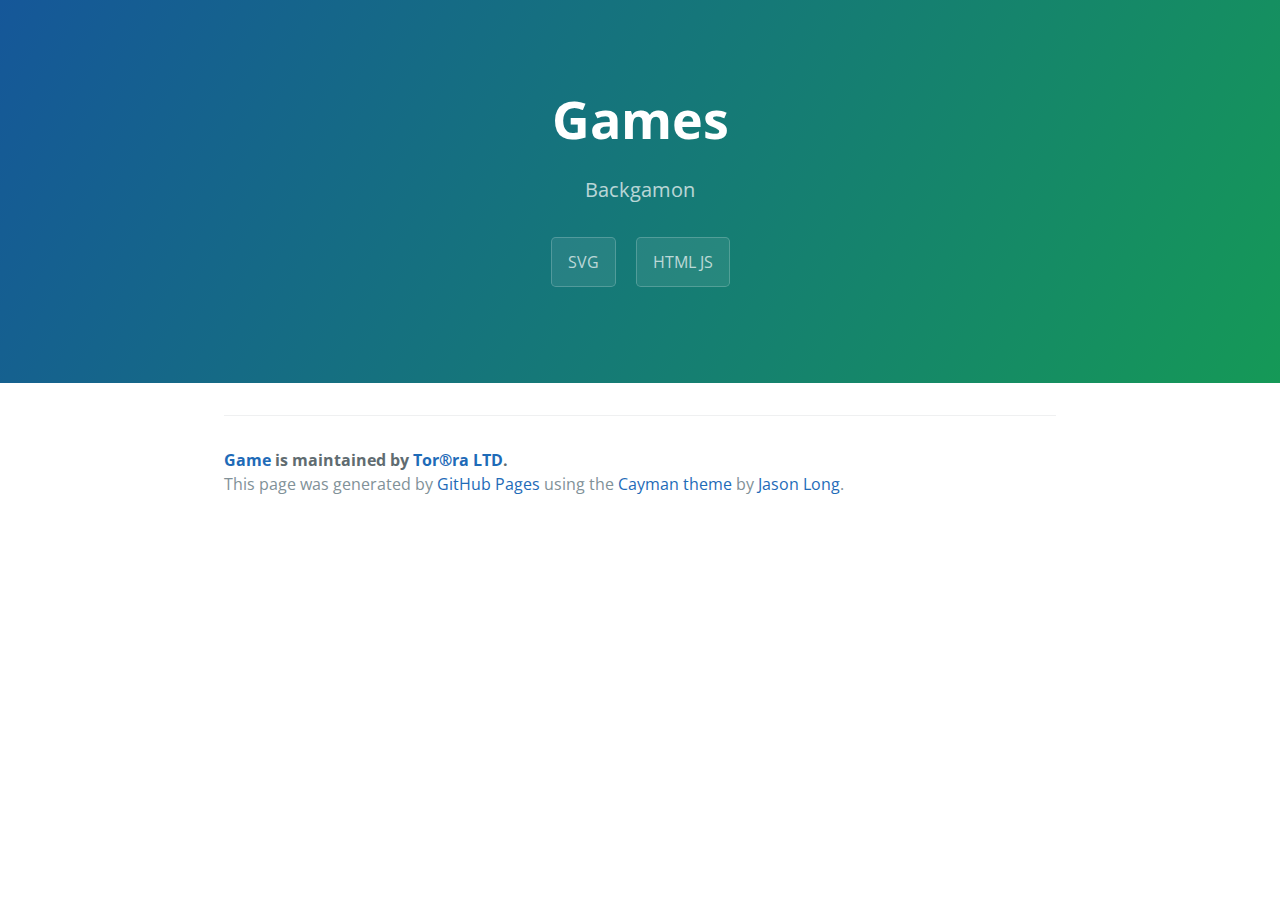
<file: index.html>
﻿<!DOCTYPE html>
<html lang="en-us">
  <head>
    <meta charset="UTF-8">
    <title>games</title>
    <meta name="viewport" content="width=device-width, initial-scale=1">
    <link rel="stylesheet" type="text/css" href="stylesheets/normalize.css" media="screen">
    <link href='https://fonts.googleapis.com/css?family=Open+Sans:400,700' rel='stylesheet' type='text/css'>
    <link rel="stylesheet" type="text/css" href="stylesheets/stylesheet.css" media="screen">
    <link rel="stylesheet" type="text/css" href="stylesheets/github-light.css" media="screen">
  </head>
  <body>

	
    <section class="page-header">
      <h1 class="project-name">Games</h1>
      <h2 class="project-tagline">Backgamon</h2>
      <a class="btn" href="game_test_004.html">SVG</a>
      <a class="btn" href="site.html">HTML JS</a>
    </section>

    <section class="main-content">
    




      <footer class="site-footer">
        <span class="site-footer-owner"><a href="https://github.com/torded/game">Game</a> is maintained by <a href="https://github.com/torded">Tor&#174ra LTD</a>.</span>

        <span class="site-footer-credits">This page was generated by <a href="https://pages.github.com">GitHub Pages</a> using the <a href="https://github.com/jasonlong/cayman-theme">Cayman theme</a> by <a href="https://twitter.com/jasonlong">Jason Long</a>.</span>
      </footer>

    </section>

  
  </body>
</html>
</file>
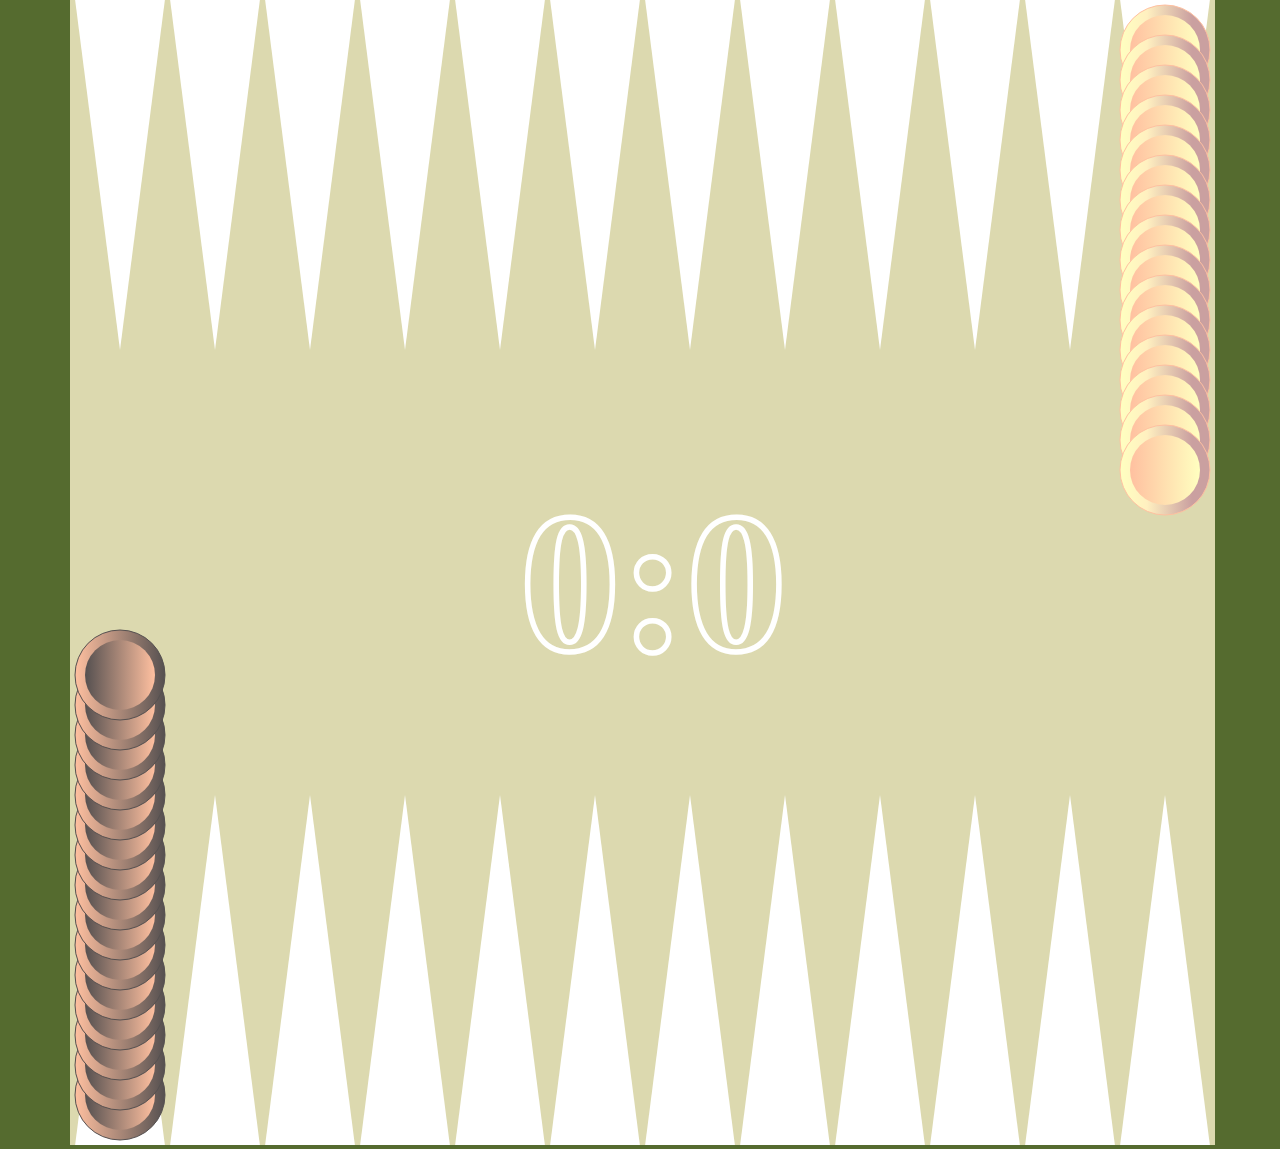
<file: game_test_004.html>
<!DOCTYPE html>
<html lang="en">
<head>
    <meta charset="UTF-8">
    <title>Document</title>
    <style>
        body{
            background-color: darkolivegreen;
            margin: 0;
        }
        #board{
            text-align: center;
            margin: 0 auto;
            height: 100%;
        }
    </style>
</head>
<body>
    <div id="board">
        <svg id="template" height="0" width="0" style="height:0">
            <defs id="rg">
                <linearGradient id="grad5" x1="0%" y1="0%" x2="100%" y2="0%">
                    <stop offset="0%" style="stop-color:#ffc0a0;stop-opacity:1" />
                    <stop offset="100%" style="stop-color:#555050;stop-opacity:1" />
                </linearGradient>
                <linearGradient id="grad6" x1="0%" y1="0%" x2="100%" y2="0%">
                    <stop offset="0%" style="stop-color:#555050;stop-opacity:1" />
                    <stop offset="100%" style="stop-color:#ffc0a0;stop-opacity:1" />
                </linearGradient>
                <linearGradient id="grad7" x1="0%" y1="0%" x2="100%" y2="0%">
                    <stop offset="0%" style="stop-color:#ffffc0;stop-opacity:1" />
                    <stop offset="30%" style="stop-color:#fff0c0;stop-opacity:1" />
                    <stop offset="80%" style="stop-color:#caa0a0;stop-opacity:1" />
                </linearGradient>
                <linearGradient id="grad8" x1="0%" y1="0%" x2="100%" y2="0%">
                    <stop offset="0%" style="stop-color:#ffc0a0;stop-opacity:1" />
                    <stop offset="100%" style="stop-color:#ffffc0;stop-opacity:1" />
                </linearGradient>
                <linearGradient id="helpgrad" x1="0%" y1="0%" x2="100%" y2="0%">
                    <stop offset="0%" style="stop-color:#66ff33;stop-opacity:1" />
                    <stop offset="100%" style="stop-color:#009900;stop-opacity:1" />
                </linearGradient>
                <g id="blackball">
                    <circle cx="0" cy="0" r="45" stroke="#555050" stroke-width="1" fill="url(#grad5)" />
                    <circle cx="0" cy="0" r="35" stroke="#ffc0a0" stroke-width="0" fill="url(#grad6)" />
                </g>
                <g id="whiteball">
                    <circle cx="0" cy="0" r="45" stroke="#ffc0a0" stroke-width="1" fill="url(#grad7)" />
                    <circle cx="0" cy="0" r="35" stroke="#ffc0a0" stroke-width="0" fill="url(#grad8)" />
                </g>
                <g id="helpball">
                    <circle cx="0" cy="0" r ="30" stroke-width="0"  fill="url(#helpgrad)"  filter="url(#f1)" />
                </g>
                <g id="helppass">
                    <polygon points="0,300 45,-51 -45,-51" style="fill:#ffffff;stroke:#000000;stroke-width:0" />
                </g>
                <g id="helppasstop">
                    <polygon points="0,-300 45,51 -45,51" style="fill:#ffffff;stroke:#000000;stroke-width:0" />
                </g>
                <g id="text_cube1">
                    <text id="1" x="0" y="50px" font-size="200px" font-weight="bold" stroke="white" stroke-width="5.5" fill="none">0:0</text>  
                </g>
            </defs>
        </svg>
    </div>
</body>
<script>
    var active_point;
	var cube_variants=[];
    var o_svg;
    var player;
    var typeStep;
    var d_cube1;
    var d_cube2;
	var steps;
	var t_pass_variants = [];
    var whiteRow = [[50,1095],[145,1095],[240,1095],[335,1095],[430,1095],[525,1095],[620,1095],[715,1095],[810,1095],[905,1095],[1000,1095],[1095,1095],[1095,50],[1000,50],[905,50],[810,50],[715,50],[620,50],[525,50],[430,50],[335,50],[240,50],[145,50],[50,50]];
    var blackRow = [[1095,50],[1000,50],[905,50],[810,50],[715,50],[620,50],[525,50],[430,50],[335,50],[240,50],[145,50],[50,50],[50,1095],[145,1095],[240,1095],[335,1095],[430,1095],[525,1095],[620,1095],[715,1095],[810,1095],[905,1095],[1000,1095],[1095,1095]];
    var places = [[50,50,0],[145,50,0],[240,50,0],[335,50,0],[430,50,0],[525,50,0],[620,50,0],[715,50,0],[810,50,0],[905,50,0],[1000,50,0],[1095,50,0],[50,1095,0],[145,1095,0],[240,1095,0],[335,1095,0],[430,1095,0],[525,1095,0],[620,1095,0],[715,1095,0],[810,1095,0],[905,1095,0],[1000,1095,0],[1095,1095,0]];
    var SVGNS = "http://www.w3.org/2000/svg";
    var XLNS = "http://www.w3.org/1999/xlink";
    window.onload = function(){
        typeStep = 0;
        player=1;
        alert('work');
        o_svg = document.createElementNS(SVGNS, 'svg');
        o_svg.setAttribute('id','main');
        o_svg.setAttribute('width','1145');
        o_svg.setAttribute('height','1145');
        document.getElementById('board').appendChild(o_svg);
        var rect = document.createElementNS(SVGNS,"rect");
        rect.setAttribute("id", "desk");
        rect.setAttribute("width", "1145");
        rect.setAttribute("height", "1145");
        rect.setAttribute("x", "0");
        rect.setAttribute("y", "0");
        rect.setAttribute("stroke", "#000");
        rect.setAttribute("stroke-width", "0");
        rect.setAttribute("fill", "#dcd9af");
        o_svg.appendChild(rect);
        var dt_cube = document.createElementNS(SVGNS,"use");
        dt_cube.setAttribute("id", "cube1");
        dt_cube.setAttributeNS(XLNS,"xlink:href", "#text_cube1");
        dt_cube.setAttribute("x", "450");
        dt_cube.setAttribute("y", "600");
        dt_cube.addEventListener('click',cubeHandler);
        o_svg.appendChild(dt_cube);
        for (var i = 0; i < 24; i++) {
            if (i < 12) {
                createHelpPass();
            }
            else if (i>11){
                createHelpPassTop();
            }
        }

        function createHelpPass(){
            var d_helppass = document.createElementNS(SVGNS,"use");
            d_helppass.setAttribute("id", "helppass" + i);
            d_helppass.setAttributeNS(XLNS,"xlink:href", "#helppass");
            d_helppass.setAttribute("x", places[i][0]);
            d_helppass.setAttribute("y", places[i][1]);
            o_svg.appendChild(d_helppass); 
        }
        function createHelpPassTop(){
            var d_helppass = document.createElementNS(SVGNS,"use");
            d_helppass.setAttribute("id", "helppasstop" + i);
            d_helppass.setAttributeNS(XLNS,"xlink:href", "#helppasstop");
            d_helppass.setAttribute("x", places[i][0]);
            d_helppass.setAttribute("y", places[i][1]);
            o_svg.appendChild(d_helppass); 
        }
        function createBall(colortype,id,x,y){
            var d_ball = document.createElementNS(SVGNS,"use");
            d_ball.setAttribute("id", id);
            d_ball.setAttributeNS(XLNS,"xlink:href", colortype);
            d_ball.setAttribute("x", x);
            d_ball.setAttribute("y", y);
            d_ball.point = '';
            o_svg.appendChild(d_ball);
            d_ball.addEventListener('click',handler1);
        }
        for(var i=0; i<24;i++){
            var o_g=document.createElementNS(SVGNS,'g');
            o_g.setAttribute('id','point_'+i);
            if (i < 12) {
                o_g.x=1145-((i*95)+50);
                o_g.y=50;
                o_g.vert=1;
                o_g.ind=i;
            }
            else if (i>11){
                o_g.x=0+(((i-12)*95)+50);
                o_g.y=1095;
                o_g.vert=0;
                o_g.ind=i-12;
            }
            o_g.capacity = 0;
            o_g.addball = function(){
                alert('add ball');
            }
            o_svg.appendChild(o_g);
        }
        for(var i=0;i<15;i++){
            createBall('#whiteball','w'+i,0,0);
            var t_ball = document.getElementById('w'+i);
            var t_point = document.getElementById('point_0');
            addBallToPoint(t_ball,t_point);
            createBall('#blackball','b'+i,0,0);
            var t_ball = document.getElementById('b'+i);
            var t_point = document.getElementById('point_12');
            addBallToPoint(t_ball,t_point);
        }
    }
    function addBallToPoint(ball,point){
        ball.setAttribute("x",point.x);
        ball.point = point;
        point.activeBall=ball;
        if(point.vert==1){
            ball.setAttribute('y',point.y+(30*point.capacity));
        }
        else{
            ball.setAttribute('y',point.y-(30*point.capacity));
        }
        point.capacity=point.capacity+1;
    }
    function addHelpBallToPoint(point){
        var x = point.x;

        if(point.vert==1){
            y=point.y + (30*point.capacity);
//            ball.setAttribute('y',point.y+(30*point.capacity));
        }
        else{
            y=point.y - (30*point.capacity);
//            ball.setAttribute('y',point.y-(30*point.capacity));
        }
        createHelpBall(x,y,point);
    }
    function createHelpBall(x,y,point){
        var d_helpball = document.createElementNS(SVGNS,"use");
        d_helpball.setAttribute("class", "helpball");
        d_helpball.setAttributeNS(XLNS,"xlink:href", "#helpball");
        d_helpball.setAttribute("x", x);
        d_helpball.setAttribute("y", y);
        o_svg.appendChild(d_helpball); 
        d_helpball.addEventListener('click',helpBallPull);
        d_helpball.point = point;
    }
	function getVariants(cube_variants,t_point){
        var t_ind=t_point.ind;
        for(var i=0;i<cube_variants.length;i++){
            t_pass_variants[i]=document.getElementById('point_' + (t_ind + cube_variants[i]));
        }
	}
    function handler1(e) {
		if (d_cube1==d_cube2){
			steps = 4;
			for(i=0;i<steps;i++){
				cube_variants[i]=d_cube1 + d_cube1*i;
			}
		}
		else{
            steps = 2;
			cube_variants[0]=d_cube1;
			cube_variants[1]=d_cube2;
			cube_variants[2]=d_cube1 + d_cube2;
		}
		if(typeStep==1){
			var t_point = e.currentTarget.point;
            active_point = t_point;
			getVariants(cube_variants,t_point);
			
			
			if((player==1)&&(t_point.activeBall.id.substr(0,1)=='w')){
	//            alert(t_point.id + '---' + t_point.activeBall.id);
				for(i=0;i<cube_variants.length;i++){
					addHelpBallToPoint(t_pass_variants[i]);
				}
			}
			else if((player==0)&&(t_point.activeBall.id.substr(0,1)=='b')){
	//            alert(t_point.id + '---' + t_point.activeBall.id);
				for(i=0;i<cube_variants.length;i++){
					addHelpBallToPoint(t_pass_variants[i]);
				}
			}
		}
	}
    function getrndcube() {
		return parseInt((Math.random() * 6) + 1);
	}
    function cubeHandler(e) {
		if(typeStep==0){
			d_cube1=getrndcube();
			d_cube2=getrndcube();
			document.getElementById("1").innerHTML = d_cube1 + ":" + d_cube2;
			typeStep = 1;
		}
	}
    function helpBallPull(e){
        var t_point=e.currentTarget.point;
        var t_ball = active_point.activeBall;
        addBallToPoint(t_ball,t_point);
        e.currentTarget.parentNode.removeChild(e.currentTarget);
    }
</script>
</html>
</file>
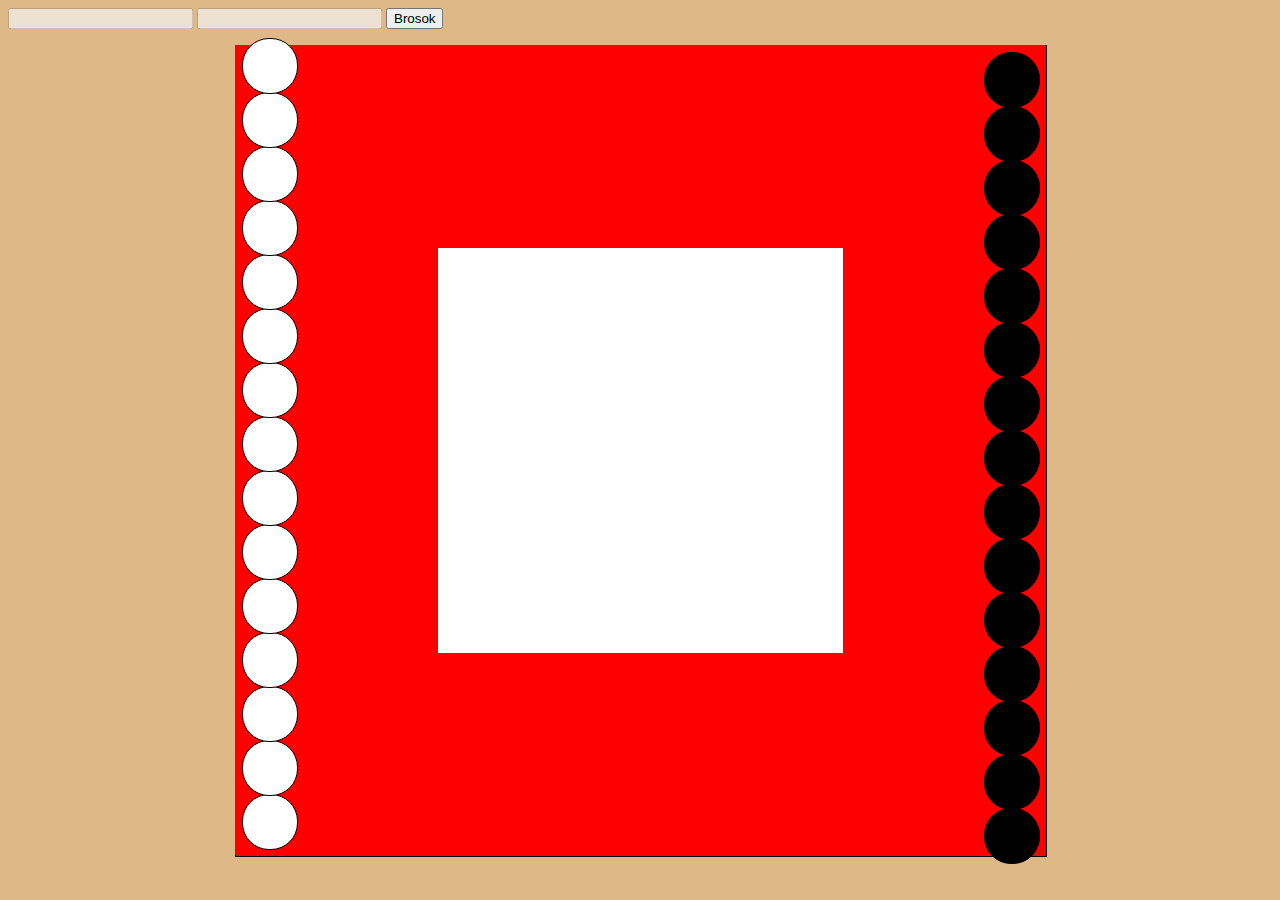
<file: site.html>
<!DOCTYPE html>
<html lang="en">
<head>
    <meta charset="UTF-8">
    <title>Title</title>
    <link rel="stylesheet" href="css/site.css">
</head>
<body>
    <input id="first" type="number" value="" disabled>
    <input id="second" type="number" value="" disabled>
    <button class="brosok">Brosok</button>
    <div class="desck" style="position: absolute">

    </div>
    <script src="js/classes/game-controller.js" type="text/javascript"></script>
    <script src="js/classes/ball.js" type="text/javascript"></script>
    <script src="js/classes/way.js" type="text/javascript"></script>
    <script src="js/classes/desck.js" type="text/javascript"></script>
    <script src="js/classes/dice.js" type="text/javascript"></script>
    <script src="js/classes/helpBall.js" type="text/javascript"></script>
    <script src="js/site.js" type="text/javascript"></script>
</body>
</html>
</file>
<file: stylesheets/stylesheet.css>
* {
  box-sizing: border-box; }

body {
  padding: 0;
  margin: 0;
  font-family: "Open Sans", "Helvetica Neue", Helvetica, Arial, sans-serif;
  font-size: 16px;
  line-height: 1.5;
  color: #606c71; }

a {
  color: #1e6bb8;
  text-decoration: none; }
  a:hover {
    text-decoration: underline; }

.btn {
  display: inline-block;
  margin-bottom: 1rem;
  color: rgba(255, 255, 255, 0.7);
  background-color: rgba(255, 255, 255, 0.08);
  border-color: rgba(255, 255, 255, 0.2);
  border-style: solid;
  border-width: 1px;
  border-radius: 0.3rem;
  transition: color 0.2s, background-color 0.2s, border-color 0.2s; }
  .btn + .btn {
    margin-left: 1rem; }

.btn:hover {
  color: rgba(255, 255, 255, 0.8);
  text-decoration: none;
  background-color: rgba(255, 255, 255, 0.2);
  border-color: rgba(255, 255, 255, 0.3); }

@media screen and (min-width: 64em) {
  .btn {
    padding: 0.75rem 1rem; } }

@media screen and (min-width: 42em) and (max-width: 64em) {
  .btn {
    padding: 0.6rem 0.9rem;
    font-size: 0.9rem; } }

@media screen and (max-width: 42em) {
  .btn {
    display: block;
    width: 100%;
    padding: 0.75rem;
    font-size: 0.9rem; }
    .btn + .btn {
      margin-top: 1rem;
      margin-left: 0; } }

.page-header {
  color: #fff;
  text-align: center;
  background-color: #159957;
  background-image: linear-gradient(120deg, #155799, #159957); }

@media screen and (min-width: 64em) {
  .page-header {
    padding: 5rem 6rem; } }

@media screen and (min-width: 42em) and (max-width: 64em) {
  .page-header {
    padding: 3rem 4rem; } }

@media screen and (max-width: 42em) {
  .page-header {
    padding: 2rem 1rem; } }

.project-name {
  margin-top: 0;
  margin-bottom: 0.1rem; }

@media screen and (min-width: 64em) {
  .project-name {
    font-size: 3.25rem; } }

@media screen and (min-width: 42em) and (max-width: 64em) {
  .project-name {
    font-size: 2.25rem; } }

@media screen and (max-width: 42em) {
  .project-name {
    font-size: 1.75rem; } }

.project-tagline {
  margin-bottom: 2rem;
  font-weight: normal;
  opacity: 0.7; }

@media screen and (min-width: 64em) {
  .project-tagline {
    font-size: 1.25rem; } }

@media screen and (min-width: 42em) and (max-width: 64em) {
  .project-tagline {
    font-size: 1.15rem; } }

@media screen and (max-width: 42em) {
  .project-tagline {
    font-size: 1rem; } }

.main-content :first-child {
  margin-top: 0; }
.main-content img {
  max-width: 100%; }
.main-content h1, .main-content h2, .main-content h3, .main-content h4, .main-content h5, .main-content h6 {
  margin-top: 2rem;
  margin-bottom: 1rem;
  font-weight: normal;
  color: #159957; }
.main-content p {
  margin-bottom: 1em; }
.main-content code {
  padding: 2px 4px;
  font-family: Consolas, "Liberation Mono", Menlo, Courier, monospace;
  font-size: 0.9rem;
  color: #383e41;
  background-color: #f3f6fa;
  border-radius: 0.3rem; }
.main-content pre {
  padding: 0.8rem;
  margin-top: 0;
  margin-bottom: 1rem;
  font: 1rem Consolas, "Liberation Mono", Menlo, Courier, monospace;
  color: #567482;
  word-wrap: normal;
  background-color: #f3f6fa;
  border: solid 1px #dce6f0;
  border-radius: 0.3rem; }
  .main-content pre > code {
    padding: 0;
    margin: 0;
    font-size: 0.9rem;
    color: #567482;
    word-break: normal;
    white-space: pre;
    background: transparent;
    border: 0; }
.main-content .highlight {
  margin-bottom: 1rem; }
  .main-content .highlight pre {
    margin-bottom: 0;
    word-break: normal; }
.main-content .highlight pre, .main-content pre {
  padding: 0.8rem;
  overflow: auto;
  font-size: 0.9rem;
  line-height: 1.45;
  border-radius: 0.3rem; }
.main-content pre code, .main-content pre tt {
  display: inline;
  max-width: initial;
  padding: 0;
  margin: 0;
  overflow: initial;
  line-height: inherit;
  word-wrap: normal;
  background-color: transparent;
  border: 0; }
  .main-content pre code:before, .main-content pre code:after, .main-content pre tt:before, .main-content pre tt:after {
    content: normal; }
.main-content ul, .main-content ol {
  margin-top: 0; }
.main-content blockquote {
  padding: 0 1rem;
  margin-left: 0;
  color: #819198;
  border-left: 0.3rem solid #dce6f0; }
  .main-content blockquote > :first-child {
    margin-top: 0; }
  .main-content blockquote > :last-child {
    margin-bottom: 0; }
.main-content table {
  display: block;
  width: 100%;
  overflow: auto;
  word-break: normal;
  word-break: keep-all; }
  .main-content table th {
    font-weight: bold; }
  .main-content table th, .main-content table td {
    padding: 0.5rem 1rem;
    border: 1px solid #e9ebec; }
.main-content dl {
  padding: 0; }
  .main-content dl dt {
    padding: 0;
    margin-top: 1rem;
    font-size: 1rem;
    font-weight: bold; }
  .main-content dl dd {
    padding: 0;
    margin-bottom: 1rem; }
.main-content hr {
  height: 2px;
  padding: 0;
  margin: 1rem 0;
  background-color: #eff0f1;
  border: 0; }

@media screen and (min-width: 64em) {
  .main-content {
    max-width: 64rem;
    padding: 2rem 6rem;
    margin: 0 auto;
    font-size: 1.1rem; } }

@media screen and (min-width: 42em) and (max-width: 64em) {
  .main-content {
    padding: 2rem 4rem;
    font-size: 1.1rem; } }

@media screen and (max-width: 42em) {
  .main-content {
    padding: 2rem 1rem;
    font-size: 1rem; } }

.site-footer {
  padding-top: 2rem;
  margin-top: 2rem;
  border-top: solid 1px #eff0f1; }

.site-footer-owner {
  display: block;
  font-weight: bold; }

.site-footer-credits {
  color: #819198; }

@media screen and (min-width: 64em) {
  .site-footer {
    font-size: 1rem; } }

@media screen and (min-width: 42em) and (max-width: 64em) {
  .site-footer {
    font-size: 1rem; } }

@media screen and (max-width: 42em) {
  .site-footer {
    font-size: 0.9rem; } }
</file>
<file: stylesheets/github-light.css>
/*
The MIT License (MIT)

Copyright (c) 2016 GitHub, Inc.

Permission is hereby granted, free of charge, to any person obtaining a copy
of this software and associated documentation files (the "Software"), to deal
in the Software without restriction, including without limitation the rights
to use, copy, modify, merge, publish, distribute, sublicense, and/or sell
copies of the Software, and to permit persons to whom the Software is
furnished to do so, subject to the following conditions:

The above copyright notice and this permission notice shall be included in all
copies or substantial portions of the Software.

THE SOFTWARE IS PROVIDED "AS IS", WITHOUT WARRANTY OF ANY KIND, EXPRESS OR
IMPLIED, INCLUDING BUT NOT LIMITED TO THE WARRANTIES OF MERCHANTABILITY,
FITNESS FOR A PARTICULAR PURPOSE AND NONINFRINGEMENT. IN NO EVENT SHALL THE
AUTHORS OR COPYRIGHT HOLDERS BE LIABLE FOR ANY CLAIM, DAMAGES OR OTHER
LIABILITY, WHETHER IN AN ACTION OF CONTRACT, TORT OR OTHERWISE, ARISING FROM,
OUT OF OR IN CONNECTION WITH THE SOFTWARE OR THE USE OR OTHER DEALINGS IN THE
SOFTWARE.

*/

.pl-c /* comment */ {
  color: #969896;
}

.pl-c1 /* constant, variable.other.constant, support, meta.property-name, support.constant, support.variable, meta.module-reference, markup.raw, meta.diff.header */,
.pl-s .pl-v /* string variable */ {
  color: #0086b3;
}

.pl-e /* entity */,
.pl-en /* entity.name */ {
  color: #795da3;
}

.pl-smi /* variable.parameter.function, storage.modifier.package, storage.modifier.import, storage.type.java, variable.other */,
.pl-s .pl-s1 /* string source */ {
  color: #333;
}

.pl-ent /* entity.name.tag */ {
  color: #63a35c;
}

.pl-k /* keyword, storage, storage.type */ {
  color: #a71d5d;
}

.pl-s /* string */,
.pl-pds /* punctuation.definition.string, string.regexp.character-class */,
.pl-s .pl-pse .pl-s1 /* string punctuation.section.embedded source */,
.pl-sr /* string.regexp */,
.pl-sr .pl-cce /* string.regexp constant.character.escape */,
.pl-sr .pl-sre /* string.regexp source.ruby.embedded */,
.pl-sr .pl-sra /* string.regexp string.regexp.arbitrary-repitition */ {
  color: #183691;
}

.pl-v /* variable */ {
  color: #ed6a43;
}

.pl-id /* invalid.deprecated */ {
  color: #b52a1d;
}

.pl-ii /* invalid.illegal */ {
  color: #f8f8f8;
  background-color: #b52a1d;
}

.pl-sr .pl-cce /* string.regexp constant.character.escape */ {
  font-weight: bold;
  color: #63a35c;
}

.pl-ml /* markup.list */ {
  color: #693a17;
}

.pl-mh /* markup.heading */,
.pl-mh .pl-en /* markup.heading entity.name */,
.pl-ms /* meta.separator */ {
  font-weight: bold;
  color: #1d3e81;
}

.pl-mq /* markup.quote */ {
  color: #008080;
}

.pl-mi /* markup.italic */ {
  font-style: italic;
  color: #333;
}

.pl-mb /* markup.bold */ {
  font-weight: bold;
  color: #333;
}

.pl-md /* markup.deleted, meta.diff.header.from-file */ {
  color: #bd2c00;
  background-color: #ffecec;
}

.pl-mi1 /* markup.inserted, meta.diff.header.to-file */ {
  color: #55a532;
  background-color: #eaffea;
}

.pl-mdr /* meta.diff.range */ {
  font-weight: bold;
  color: #795da3;
}

.pl-mo /* meta.output */ {
  color: #1d3e81;
}
</file>
<file: css/site.css>
body {
    //background: url(body.jpg);
    background-size: 190%;
    background-position: 50% 0%;
    background-color: burlywood;
}

.desck {
    border: 1px solid;
}
</file>
